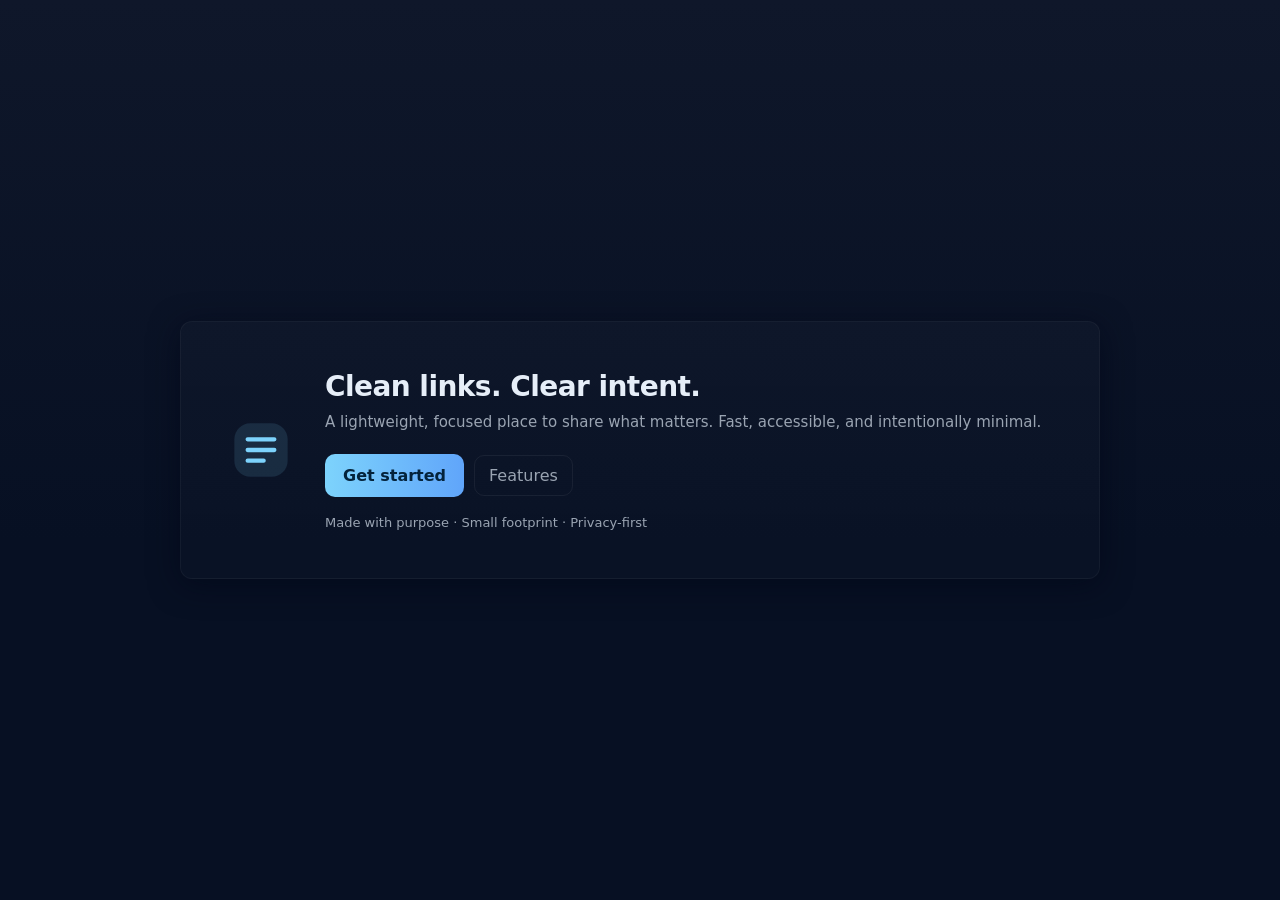
<file: index.html>
<!doctype html>
<html lang="en">
  <head>
    <meta charset="utf-8" />
    <meta name="viewport" content="width=device-width,initial-scale=1" />
    <title>Linking — Minimal Landing</title>
    <meta name="description" content="A clean, minimalist landing page for Linking." />
    <meta name="theme-color" content="#0f172a" />
    <style>
      :root{
        --bg:#0f172a; --card:#0b1220; --muted:#9aa4b2; --accent:#7dd3fc;
        --glass: rgba(255,255,255,0.03);
        --radius:12px; font-family: Inter, system-ui, -apple-system, "Segoe UI", Roboto, "Helvetica Neue", Arial;
      }
      *{box-sizing:border-box}
      html,body{height:100%}
      body{
        margin:0; background:linear-gradient(180deg,var(--bg), #071023 60%);
        color:#e6eef8; -webkit-font-smoothing:antialiased; display:flex; align-items:center; justify-content:center;
        padding:32px;
      }
      .wrap{width:100%; max-width:920px;}
      .card{
        background:linear-gradient(180deg, rgba(255,255,255,0.02), rgba(255,255,255,0.01));
        border:1px solid rgba(255,255,255,0.04); padding:48px; border-radius:var(--radius);
        box-shadow: 0 6px 30px rgba(2,6,23,0.6); display:flex; gap:32px; align-items:center;
      }
      .logo{width:64px; height:64px; display:flex; align-items:center; justify-content:center; flex:0 0 64px;}
      .logo svg{display:block}
      .content{flex:1}
      h1{margin:0 0 8px 0; font-weight:600; font-size:28px; letter-spacing:-0.02em}
      p.lead{margin:0 0 20px 0; color:var(--muted); font-size:15px; line-height:1.5}
      .cta{display:inline-flex; gap:10px; align-items:center}
      .btn{background:linear-gradient(90deg,var(--accent), #60a5fa); color:#04233b; padding:12px 18px; border-radius:10px; border:none; font-weight:600; cursor:pointer; text-decoration:none}
      .ghost{background:transparent; border:1px solid rgba(255,255,255,0.06); color:var(--muted); padding:10px 14px; border-radius:10px; text-decoration:none}
      footer{margin-top:18px; color:var(--muted); font-size:13px}
      @media (max-width:640px){
        .card{flex-direction:column; padding:28px}
        .logo{width:48px;height:48px}
        h1{font-size:22px}
      }
    </style>
  </head>
  <body>
    <main class="wrap">
      <section class="card" role="region" aria-label="Hero">
        <div class="logo" aria-hidden="true">
          <svg width="64" height="64" viewBox="0 0 24 24" fill="none" xmlns="http://www.w3.org/2000/svg">
            <rect x="2" y="2" width="20" height="20" rx="6" fill="#7dd3fc" opacity="0.12"/>
            <path d="M7 12h10M7 8h10M7 16h6" stroke="#7dd3fc" stroke-width="1.6" stroke-linecap="round" stroke-linejoin="round"/>
          </svg>
        </div>
        <div class="content">
          <h1>Clean links. Clear intent.</h1>
          <p class="lead">A lightweight, focused place to share what matters. Fast, accessible, and intentionally minimal.</p>
          <div class="cta">
            <a class="btn" href="#get-started">Get started</a>
            <a class="ghost" href="#features">Features</a>
          </div>
          <footer>Made with purpose · Small footprint · Privacy-first</footer>
        </div>
      </section>
    </main>
  </body>
</html>
</file>
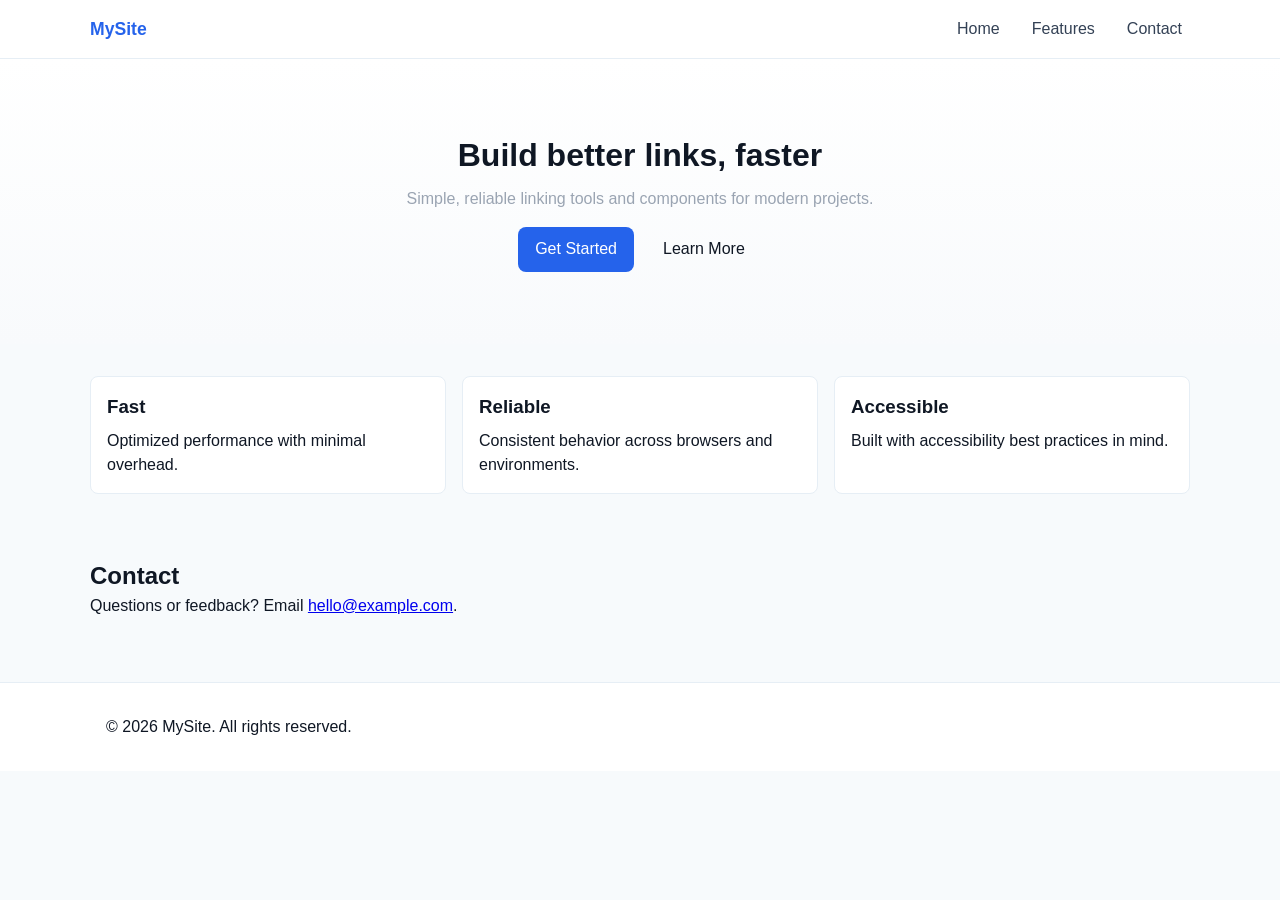
<file: home.html>
<!doctype html>
<html lang="en">
<head>
	<meta charset="utf-8">
	<meta name="viewport" content="width=device-width,initial-scale=1">
	<title>My Site — Home</title>
	<link rel="stylesheet" href="styles.css">
	<meta name="description" content="Simple, reliable linking tools and resources.">
</head>
<body>
	<header class="site-header">
		<div class="container header-inner">
			<a class="logo" href="index.html">MySite</a>
			<button class="nav-toggle" aria-expanded="false" aria-controls="main-nav">Menu</button>
			<nav id="main-nav" class="nav" aria-label="Primary Navigation">
				<a href="index.html">Home</a>
				<a href="#features">Features</a>
				<a href="#contact">Contact</a>
			</nav>
		</div>
	</header>

	<main>
		<section class="hero">
			<div class="container hero-inner">
				<h1>Build better links, faster</h1>
				<p class="lead">Simple, reliable linking tools and components for modern projects.</p>
				<div class="cta">
					<a class="btn primary" href="#features">Get Started</a>
					<a class="btn" href="index.html">Learn More</a>
				</div>
			</div>
		</section>

		<section id="features" class="features container">
			<article class="feature">
				<h3>Fast</h3>
				<p>Optimized performance with minimal overhead.</p>
			</article>
			<article class="feature">
				<h3>Reliable</h3>
				<p>Consistent behavior across browsers and environments.</p>
			</article>
			<article class="feature">
				<h3>Accessible</h3>
				<p>Built with accessibility best practices in mind.</p>
			</article>
		</section>

		<section id="contact" class="container contact">
			<h2>Contact</h2>
			<p>Questions or feedback? Email <a href="mailto:hello@example.com">hello@example.com</a>.</p>
		</section>
	</main>

	<footer class="site-footer">
		<div class="container">
			<p>© <span id="year"></span> MySite. All rights reserved.</p>
		</div>
	</footer>

	<script src="script.js" defer></script>
</body>
</html>
</file>
<file: styles.css>
/* Basic reset */
*{box-sizing:border-box;margin:0;padding:0}
:root{--bg:#0f1724;--card:#0b1220;--accent:#2563eb;--muted:#9aa4b2;--surface:#ffffff}
body{font-family:Inter,Helvetica,Arial,sans-serif;line-height:1.5;color:var(--bg);background:#f7fafc}
.container{max-width:1100px;margin:0 auto;padding:1rem}
.site-header{background:#fff;border-bottom:1px solid #e6eef5}
.header-inner{display:flex;align-items:center;justify-content:space-between;padding:0.75rem 0}
.logo{font-weight:700;color:var(--accent);text-decoration:none;font-size:1.1rem}
.nav{display:flex;gap:1rem}
.nav a{color:#334155;text-decoration:none;padding:0.3rem 0.5rem;border-radius:6px}
.nav a:hover{background:#f1f5f9}
.nav-toggle{display:none;background:none;border:1px solid transparent;padding:0.4rem 0.6rem;border-radius:6px}
.hero{background:linear-gradient(180deg,#fff 0%, #f8fafc 100%);padding:3.5rem 0}
.hero-inner{text-align:center}
.hero h1{font-size:2rem;margin-bottom:0.5rem;color:#0f1724}
.lead{color:var(--muted);margin-bottom:1rem}
.cta{display:flex;gap:0.75rem;justify-content:center}
.btn{display:inline-block;padding:0.6rem 1rem;border-radius:8px;text-decoration:none;border:1px solid transparent;color:#0f1724;background:transparent}
.btn.primary{background:var(--accent);color:#fff}
.features{display:grid;grid-template-columns:repeat(3,1fr);gap:1rem;padding:2rem 0}
.feature{background:#fff;border-radius:8px;padding:1rem;border:1px solid #e6eef5}
.feature h3{margin-bottom:0.5rem;color:#0f1724}
.contact{padding:2rem 0}
.site-footer{background:#fff;border-top:1px solid #e6eef5;padding:1rem 0;margin-top:2rem}
@media (max-width:800px){
  .features{grid-template-columns:1fr}
  .nav{display:none}
  .nav-toggle{display:inline-block}
  .hero h1{font-size:1.6rem}
}
</file>
